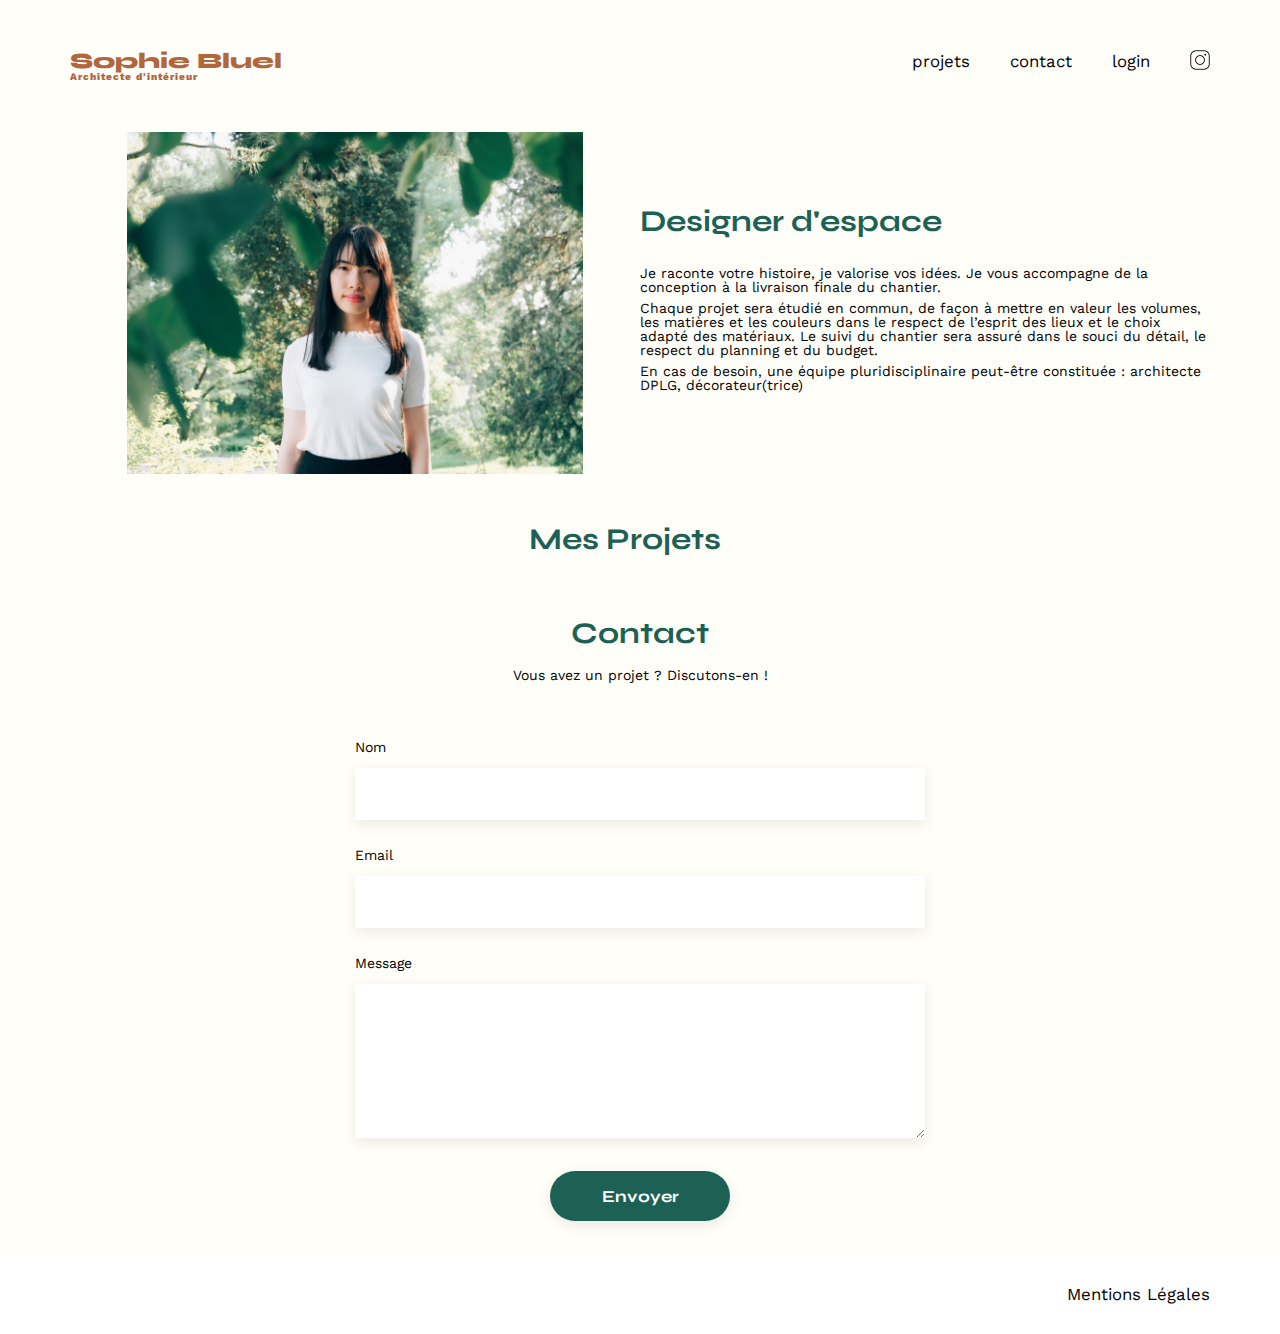
<file: FrontEnd/index.html>
<!DOCTYPE html>
<html lang="fr">

<head>
	<meta charset="UTF-8">
	<title>Sophie Bluel - Architecte d'intérieur</title>
	<meta name="viewport" content="width=device-width, initial-scale=1.0">
	<link rel="preconnect" href="https://fonts.googleapis.com">
	<link rel="preconnect" href="https://fonts.gstatic.com" crossorigin>
	<link href="https://fonts.googleapis.com/css2?family=Syne:wght@700;800&family=Work+Sans&display=swap"
		rel="stylesheet">
	<link rel="stylesheet" href="https://cdnjs.cloudflare.com/ajax/libs/font-awesome/6.4.0/css/all.min.css">
	<meta name="description" content="">
	<link rel="stylesheet" href="./assets/css/style.css">
	<script type="module" src="./assets/js/scripts.js"></script>
</head>

<body>
	<div class="admin_banner" style="display: none;">
		<div class="admin_edit">
			<div class="admin_edit-text">
				<i class="fa-regular fa-pen-to-square"></i>
				<a href="#">Mode édition</a>
			</div>
		</div>
		<button>publier les changements</button>
	</div>
	<header>
		<h1>Sophie Bluel<span>Architecte d'intérieur</span></h1>
		<nav>
			<ul>
				<li>projets</li>
				<li>contact</li>
				<li><a href="./page/login.html" class="login">login</a></li>
				<li><img src="./assets/icons/instagram.png" class="nav_social" alt="Instagram"></li>
			</ul>
		</nav>
	</header>
	<main class="container">
		<section id="introduction">
			<figure>
				<img src="./assets/images/sophie-bluel.png" alt="">
				<div class="introduction_edit-img" style="display: none">
					<i class="fa-regular fa-pen-to-square"></i>
					<a href="#">Modifier</a>
				</div>
			</figure>
			<article>
				<div class="introduction_edit-article" style="display: none;">
					<i class="fa-regular fa-pen-to-square"></i>
					<a href="#">Modifier</a>
				</div>
				<h2>Designer d'espace</h2>
				<p>Je raconte votre histoire, je valorise vos idées. Je vous accompagne de la conception à la livraison
					finale du chantier.</p>
				<p>Chaque projet sera étudié en commun, de façon à mettre en valeur les volumes, les matières et les
					couleurs dans le respect de l’esprit des lieux et le choix adapté des matériaux. Le suivi du
					chantier sera assuré dans le souci du détail, le respect du planning et du budget.</p>
				<p>En cas de besoin, une équipe pluridisciplinaire peut-être constituée : architecte DPLG,
					décorateur(trice)</p>
			</article>
		</section>
		<section id="portfolio">
			<div class="portfolio_edit">
				<h2>Mes Projets</h2>
				<div class="portfolio_edit-gallery" style="display: none">
					<i class="fa-regular fa-pen-to-square"></i>
					<a href="modal_1">Modifier</a>
				</div>
			</div>
			<div class="gallery">
			</div>

			<aside id="modal_1" class="modal" style="display: none;">
				<div class="modal_wrapper" id="modal_wrapper-1">
					<button class="modal_close-btn" id="modal_close-btn-1"><i class="fas fa-times"></i></button>
					<h2 class="modal_title">Galerie photo</h2>
					<div class="modal_gallery">
					</div>
					<div class="modal_btn-edit">
						<button class="modal_add-photo">Ajouter une photo</button>
						<button class="modal_delete-gallery">Supprimer la galerie</button>
					</div>
				</div>
			</aside>

			<aside class="modal" id="modal_2" style="display: none;">
				<div class="modal_wrapper" id="modal_wrapper-2">
					<button class="modal_return-btn"><i class="fa-solid fa-arrow-left"></i></button>
					<button class="modal_close-btn" id="modal_close-btn-2"><i class="fas fa-times"></i></button>
					<h2 class="modal_title">Ajout photo</h2>
					<form class="modal_form">
						<div class="modal_get-photo">
							<div class="modal_preview" style="display: none;">
								<img src="./assets/icons/no_image.png" alt="no image" class="modal_preview-photo">
							</div>
							<i class="fa-regular fa-image"></i>
							<label for="modal_formPhoto" class="modal_add-btn">+ Ajouter photo</label>
							<input type="file" name="image" accept=".jpg, .jpeg, .png" id="modal_formPhoto" required>
							<p>jpg, png : 4mo max</p>
						</div>
						<label for="modal_titleForm">Titre</label>
						<input type="text" required name="title" id="modal_titleForm">
						<label for="modal_categorieForm">Catégorie</label>
						<select name="category" id="modal_categorieForm">
							<option value="1">Objets</option>
							<option value="2">Appartements</option>
							<option value="3">Hôtels & restaurants</option>
						</select>
						<div class="modal_btn-form">
							<input type="submit" value="Valider" class="modal_confirm-photo">
						</div>
					</form>

				</div>
			</aside>
		</section>
		<section id="contact">
			<h2>Contact</h2>
			<p>Vous avez un projet ? Discutons-en !</p>
			<form action="#" method="post">
				<label for="name">Nom</label>
				<input type="text" name="name" id="name">
				<label for="email">Email</label>
				<input type="email" name="email" id="email">
				<label for="message">Message</label>
				<textarea name="message" id="message" cols="30" rows="10"></textarea>
				<input type="submit" value="Envoyer">
			</form>
		</section>
	</main>

	<footer>
		<nav class="container">
			<ul>
				<li>Mentions Légales</li>
			</ul>
		</nav>
	</footer>
</body>

</html>
</file>
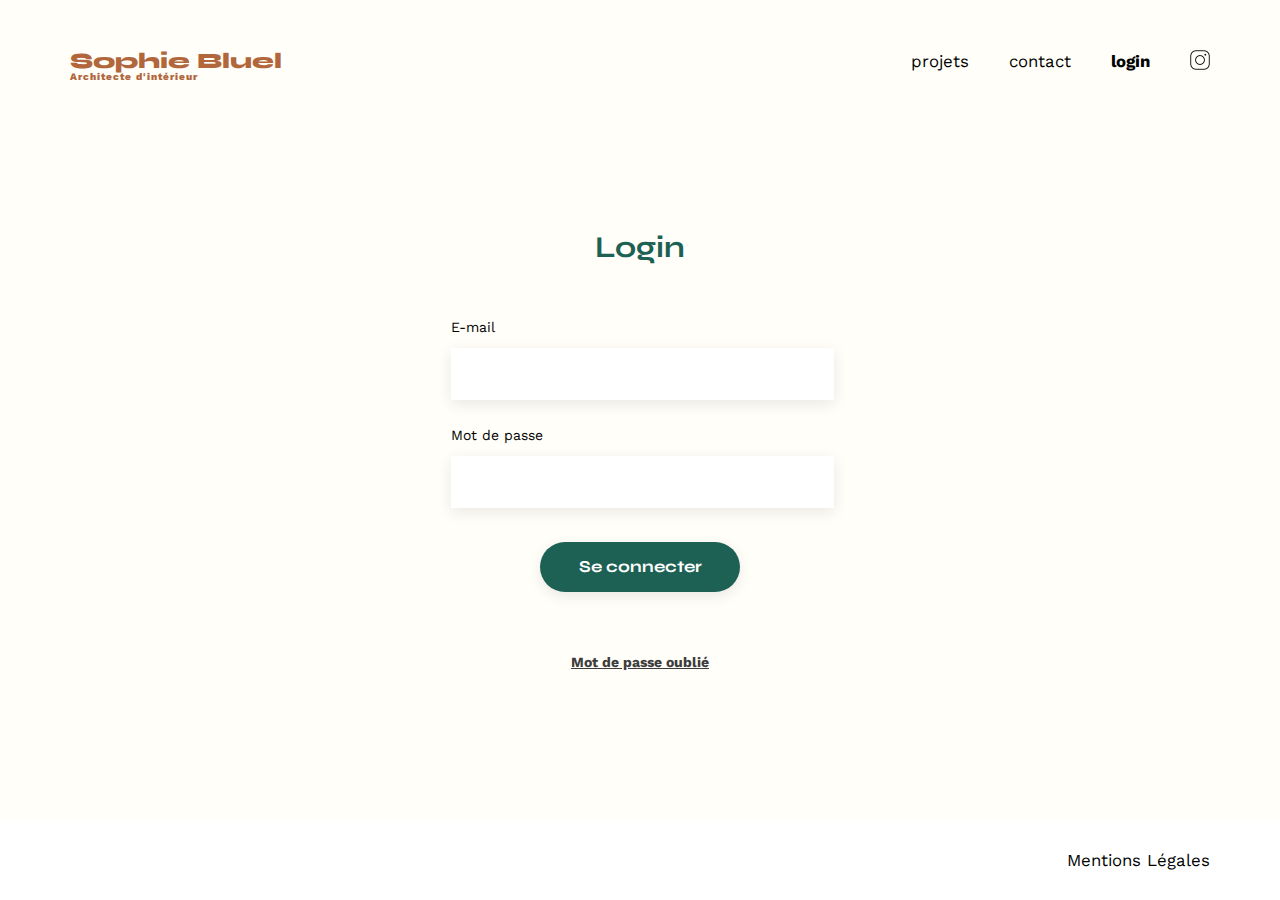
<file: FrontEnd/page/login.html>
<!DOCTYPE html>
<html lang="fr">

<head>
 <meta charset="UTF-8">
 <meta http-equiv="X-UA-Compatible" content="IE=edge">
 <meta name="viewport" content="width=device-width, initial-scale=1.0">
 <link rel="preconnect" href="https://fonts.googleapis.com">
 <link rel="preconnect" href="https://fonts.gstatic.com" crossorigin>
 <link href="https://fonts.googleapis.com/css2?family=Syne:wght@700;800&family=Work+Sans&display=swap" rel="stylesheet">
 <meta name="description" content="">
 <link rel="stylesheet" href="../assets/css/login.css">
 <script type="module" src="../assets/js/login.js"></script>

 <title>Document</title>
</head>

<body>
 <header>
  <h1>Sophie Bluel <span>Architecte d'intérieur</span></h1>
  <nav>
   <ul>
    <li><a href="../index.html">projets</a></li>
    <li>contact</li>
    <li class="bold"><a href="#">login</a></li>
    <li><img class="nav_social" src="../assets/icons/instagram.png" alt="Instagram"></li>
   </ul>
  </nav>
 </header>
 <main class="container">
  <section id="connect_form">
   <h2>Login</h2>
   <form action="#" method="post">
    <label for="email">E-mail</label>
    <input type="email" name="email" id="email" required>
    <label for="password">Mot de passe</label>
    <input type="password" name="password" id="password" required>
    <input type="submit" value="Se connecter">
    <p class="error"></p>
    <a href="#" class="forgot_password">Mot de passe oublié</a>
   </form>
  </section>
 </main>
 <footer>
  <nav class="container">
   <ul>
    <li>Mentions Légales</li>
   </ul>
  </nav>
 </footer>

</body>

</html>
</file>
<file: FrontEnd/assets/css/style.css>
/* http://meyerweb.com/eric/tools/css/reset/
   v2.0 | 20110126
   License: none (public domain)
*/

html,
body,
div,
span,
applet,
object,
iframe,
h1,
h2,
h3,
h4,
h5,
h6,
p,
blockquote,
pre,
a,
abbr,
acronym,
address,
big,
cite,
code,
del,
dfn,
em,
img,
ins,
kbd,
q,
s,
samp,
small,
strike,
strong,
sub,
sup,
tt,
var,
b,
u,
i,
center,
dl,
dt,
dd,
ol,
ul,
li,
fieldset,
form,
label,
legend,
table,
caption,
tbody,
tfoot,
thead,
tr,
th,
td,
article,
aside,
canvas,
details,
embed,
figure,
figcaption,
footer,
header,
hgroup,
menu,
nav,
output,
ruby,
section,
summary,
time,
mark,
audio,
video {
  margin: 0;
  padding: 0;
  border: 0;
  font-size: 100%;
  font: inherit;
  vertical-align: baseline;
}
/* HTML5 display-role reset for older browsers */
article,
aside,
details,
figcaption,
figure,
footer,
header,
hgroup,
menu,
nav,
section {
  display: block;
}
body {
  line-height: 1;
}
ol,
ul {
  list-style: none;
}
blockquote,
q {
  quotes: none;
}
blockquote:before,
blockquote:after,
q:before,
q:after {
  content: "";
  content: none;
}
table {
  border-collapse: collapse;
  border-spacing: 0;
}
/** end reset css**/
body {
  font-family: "Work Sans";
  font-size: 14px;
  background-color: #fffef8;
}
.container {
  margin: 0 auto;
  max-width: 1140px;
}
.admin_banner {
  background: black;
  position: relative;
  width: 100%;
  top: 0;
  left: 0;
  height: 59px;
  margin-bottom: 38px;
  display: flex;
  align-items: center;
  justify-content: center;
  color: white;
}
.admin_edit-text a {
  color: white;
  text-decoration: none;
  padding-inline: 12px 21px;
}
.admin_banner button {
  background-color: white;
  padding: 11px 23px;
  border-radius: 60px;
  border: none;
  cursor: pointer;
  font-weight: 500;
  font-size: 14px;
}
header {
  display: flex;
  justify-content: space-between;
  margin: 50px auto;
  max-width: 1140px;
}
section {
  margin: 50px 0;
}
h1 {
  display: flex;
  flex-direction: column;
  font-family: "Syne";
  font-size: 22px;
  font-weight: 800;
  color: #b1663c;
}
h1 > span {
  font-family: "Work Sans";
  font-size: 10px;
  letter-spacing: 0.1em;
}
h2 {
  font-family: "Syne";
  font-weight: 700;
  font-size: 30px;
  color: #1d6154;
}
nav ul {
  display: flex;
  align-items: center;
  list-style-type: none;
}
nav li {
  padding: 0 0 0 40px;
  font-size: 1.2em;
}
nav li a {
  text-decoration: none;
  color: black;
}
.nav_social {
  height: 20px;
  width: 20px;
}
li:hover,
li a:hover {
  color: #b1663c;
}
#introduction {
  display: flex;
  align-items: center;
}
#introduction figure {
  flex: 1;
}
#introduction img {
  display: block;
  margin: auto;
  width: 80%;
}
#introduction article {
  flex: 1;
}
#introduction h2 {
  margin-bottom: 1em;
}
#introduction p {
  margin-bottom: 0.5em;
}
.introduction_edit-img {
  margin: 15px auto 0;
  width: 80%;
}
.introduction_edit-article {
  margin-bottom: 19px;
}
.introduction_edit-img a,
.introduction_edit-article a,
.portfolio_edit-gallery a {
  color: black;
  text-decoration: none;
  cursor: pointer;
}
#portfolio h2 {
  margin-right: 31px;
}
.portfolio_edit {
  display: flex;
  align-items: center;
  justify-content: center;
  margin-bottom: 1em;
}
.filter_container {
  margin: auto;
  display: flex;
  justify-content: space-evenly;
  gap: 10px;
  margin-bottom: 51px;
  max-width: 50%;
}
.btn_filter {
  font-family: "Syne";
  font-weight: 700;
  background-color: white;
  color: #1d6154;
  margin: 2em auto;
  padding: 9px 30px;
  text-align: center;
  border-radius: 60px;
  height: 50px;
  font-size: 16px;
  border: 1px solid #1d6154;
  box-shadow: 0px 4px 14px rgba(0, 0, 0, 0.09);
  white-space: nowrap;
  transition: all 0.2s ease-in-out;
}
.btn_filter-all {
  font-family: "Syne";
  font-weight: 700;
  margin: 2em auto;
  padding: 9px 30px;
  text-align: center;
  border-radius: 60px;
  height: 50px;
  font-size: 16px;
  border: 1px solid #1d6154;
  box-shadow: 0px 4px 14px rgba(0, 0, 0, 0.09);
  white-space: nowrap;
  transition: all 0.2s ease-in-out;
  color: white;
  background-color: #1d6154;
}
.btn_filter:hover {
  color: white;
  background-color: #1d6154;
  cursor: pointer;
}
.btn_filter:focus {
  color: white;
  background-color: #1d6154;
  cursor: pointer;
}
.gallery {
  width: 100%;
  display: grid;
  grid-template-columns: 1fr 1fr 1fr;
  grid-column-gap: 20px;
  grid-row-gap: 20px;
  position: relative;
}
.gallery img {
  width: 100%;
  object-fit: cover;
  height: 500px;
}
#contact {
  width: 50%;
  margin: auto;
}
#contact > * {
  text-align: center;
}
#contact h2 {
  margin-bottom: 20px;
}
#contact form {
  text-align: left;
  margin-top: 30px;
  display: flex;
  flex-direction: column;
}

#contact input {
  height: 50px;
  font-size: 1.2em;
  border: none;
  box-shadow: 0px 4px 14px rgba(0, 0, 0, 0.09);
}
#contact label {
  margin: 2em 0 1em 0;
}
#contact textarea {
  border: none;
  box-shadow: 0px 4px 14px rgba(0, 0, 0, 0.09);
}
input[type="submit"] {
  font-family: "Syne";
  font-weight: 700;
  color: white;
  background-color: #1d6154;
  margin: 2em auto;
  width: 180px;
  text-align: center;
  border-radius: 60px;
}
input[type="submit"]:hover {
  background-color: #0e2f28;
  transition: all 0.2s ease-in-out;
  cursor: pointer;
}
footer {
  background-color: white;
  padding-block: 3px;
  width: 100%;
}
footer nav ul {
  display: flex;
  justify-content: flex-end;
  margin: 2em 0 2em 0;
}

/***********************************  MODAL ******************************************/
.modal {
  position: fixed;
  top: 0;
  left: 0;
  width: 100%;
  height: 100%;
  background: rgba(0, 0, 0, 0.3);
  display: flex;
  justify-content: center;
  align-items: center;
}
.modal_wrapper {
  width: 630px;
  height: 731px;
  padding: 20px;
  background-color: white;
  display: flex;
  flex-direction: column;
}
.modal_title {
  color: black;
  font-size: 26px;
  text-align: center;
  font-family: "Work Sans";
  font-weight: 400;
  line-height: 30.5px;
  margin-bottom: 48px;
}

.modal_close-btn {
  align-self: flex-end;
  border: none;
  background-color: white;
  font-size: 18px;
}

.modal_gallery {
  width: 70%;
  display: flex;
  gap: 10px;
  margin-bottom: 50px;
  flex-wrap: wrap;
  overflow: auto;
  align-self: center;
}

.modal_gallery figure {
  width: 80px;
  height: 142px;
  position: relative;
}
.btn_delete {
  color: white;
  font-size: 10px;
  background-color: black;
  border-radius: 2px;
  position: absolute;
  border: none;
  top: 5px;
  right: 5px;
  cursor: pointer;
}
.btn_move {
  color: white;
  font-size: 10px;
  background-color: black;
  border-radius: 2px;
  position: absolute;
  top: 5px;
  left: 25px;
  border: none;
}
.modal_gallery img {
  object-fit: cover;
  width: 100%;
  height: 105px;
}
.modal_btn-edit,
.modal_btn-form {
  display: flex;
  flex-direction: column;
  align-self: center;
  border-top: solid 1px #b3b3b3;
  padding-top: 15px;
  width: 500px;
}
.modal_btn-form {
  width: 100%;
  margin-top: 50px;
}
.modal_add-photo {
  background-color: #1d6154;
  width: 250px;
  height: 35px;
  font-family: "Syne";
  line-height: 17px;
  color: white;
  border: none;
  border-radius: 60px;
  margin-block: 23px;
  align-self: center;
  cursor: pointer;
}
.modal_confirm-photo {
  height: 36px;
  width: 237px;
  border: none;
  font-size: 1.2em;
}
.modal_delete-gallery {
  color: red;
  font-family: "Work Sans";
  font-size: 1em;
  width: 250px;
  height: 35px;
  align-self: center;
  border: none;
  background-color: white;
  cursor: pointer;
}
.modal_return-btn {
  align-self: flex-start;
  position: absolute;
  background: white;
  border: none;
  font-size: 18px;
}
.modal_form {
  width: 450px;
  align-self: center;
  margin-bottom: 50px;
  height: 600px;
  display: flex;
  flex-direction: column;
}
.modal_form:invalid input[type="submit"] {
  background-color: #a7a7a7;
}
.modal_get-photo {
  background-color: #e8f1f6;
  border-radius: 4px;
  height: 250px;
  display: flex;
  flex-direction: column;
  justify-content: center;
  align-items: center;
  position: relative;
}
.modal_preview {
  position: absolute;
  background-color: #e8f1f6;
  width: 100%;
  height: 220px;
}
.modal_preview-photo {
  object-fit: cover;
  height: 100%;
  max-width: 100%;
  position: absolute;
  left: 50%;
  transform: translateX(-50%);
}
#modal_formPhoto {
  display: none;
}
.modal_get-photo .fa-image {
  font-size: 80px;
  color: #b9c5cc;
}
.modal_add-btn {
  border-radius: 30px;
  background-color: #cbd6dc;
  padding: 15px 50px;
  font-size: 20px;
  color: #306685;
  cursor: pointer;
  margin: 20px 10px;
}
.modal_form label {
  margin: 15px 10px;
}
#modal_titleForm {
  height: 40px;
  border: none;
  box-shadow: 0px 4px 14px rgba(0, 0, 0, 0.09);
  font-family: "Work Sans";
}
#modal_categorieForm {
  height: 40px;
  border: none;
  box-shadow: 0px 4px 14px rgba(0, 0, 0, 0.09);
}
</file>
<file: FrontEnd/assets/css/login.css>
/* http://meyerweb.com/eric/tools/css/reset/
   v2.0 | 20110126
   License: none (public domain)
*/

html,
body,
div,
span,
applet,
object,
iframe,
h1,
h2,
h3,
h4,
h5,
h6,
p,
blockquote,
pre,
a,
abbr,
acronym,
address,
big,
cite,
code,
del,
dfn,
em,
img,
ins,
kbd,
q,
s,
samp,
small,
strike,
strong,
sub,
sup,
tt,
var,
b,
u,
i,
center,
dl,
dt,
dd,
ol,
ul,
li,
fieldset,
form,
label,
legend,
table,
caption,
tbody,
tfoot,
thead,
tr,
th,
td,
article,
aside,
canvas,
details,
embed,
figure,
figcaption,
footer,
header,
hgroup,
menu,
nav,
output,
ruby,
section,
summary,
time,
mark,
audio,
video {
  margin: 0;
  padding: 0;
  border: 0;
  font-size: 100%;
  font: inherit;
  vertical-align: baseline;
}
/* HTML5 display-role reset for older browsers */
article,
aside,
details,
figcaption,
figure,
footer,
header,
hgroup,
menu,
nav,
section {
  display: block;
}
body {
  line-height: 1;
}
ol,
ul {
  list-style: none;
}
blockquote,
q {
  quotes: none;
}
blockquote:before,
blockquote:after,
q:before,
q:after {
  content: "";
  content: none;
}
table {
  border-collapse: collapse;
  border-spacing: 0;
}
/** end reset css**/
body {
  font-family: "Work Sans";
  font-size: 14px;
  background-color: #fffef8;
}
.container {
  margin: 0 auto;
  max-width: 1140px;
}
header {
  margin: 50px auto;
  max-width: 1140px;
  display: flex;
  justify-content: space-between;
}
h1 {
  display: flex;
  flex-direction: column;
  font-family: "Syne";
  font-size: 22px;
  font-weight: 800;
  color: #b1663c;
}
h1 > span {
  font-family: "Work Sans";
  font-size: 10px;
  letter-spacing: 0.1em;
}
h2 {
  font-family: "Syne";
  font-weight: 700;
  font-size: 30px;
  color: #1d6154;
}
nav ul {
  display: flex;
  align-items: center;
  list-style-type: none;
}
nav li {
  padding: 0 0 0 40px;
  font-size: 1.2em;
}
nav li a {
  text-decoration: none;
  color: black;
}
.bold {
  font-weight: bold;
}
.nav_social {
  height: 20px;
  width: 20px;
}
li:hover,
li a:hover {
  color: #b1663c;
}
.forgot_password {
  text-decoration: underline;
  color: #3d3d3d;
  font-weight: bold;
  text-align: center;
}
#connect_form {
  width: 379px;
  margin: 150px auto;
}
#connect_form > * {
  text-align: center;
}
#connect_form h2 {
  margin-bottom: 20px;
}
#connect_form form {
  margin-top: 30px;
  display: flex;
  flex-direction: column;
  text-align: left;
}
#email,
#password {
  width: 379px;
  height: 50px;
  font-size: 1.2em;
  border: none;
  box-shadow: 0px 4px 14px rgba(0, 0, 0, 0.09);
}
#connect_form label {
  margin: 2em 0 1em 0;
}
input[type="submit"] {
  font-family: "Syne";
  font-weight: 700;
  font-size: 1.2em;
  color: white;
  border: none;
  box-shadow: 0px 4px 14px rgba(0, 0, 0, 0.09);
  background-color: #1d6154;
  margin: 2em auto;
  height: 50px;
  width: 200px;
  text-align: center;
  border-radius: 60px;
}
input[type="submit"]:hover {
  background-color: #0e2f28;
  transition: all 0.2s ease-in-out;
  cursor: pointer;
}
.error {
  text-align: center;
  padding-bottom: 30px;
  color: red;
}
footer {
  background-color: white;
  padding-block: 3px;
  position: absolute;
  bottom: 0;
  width: 100%;
}
footer nav ul {
  display: flex;
  justify-content: flex-end;
  margin: 2em 0 2em 0;
}
</file>
